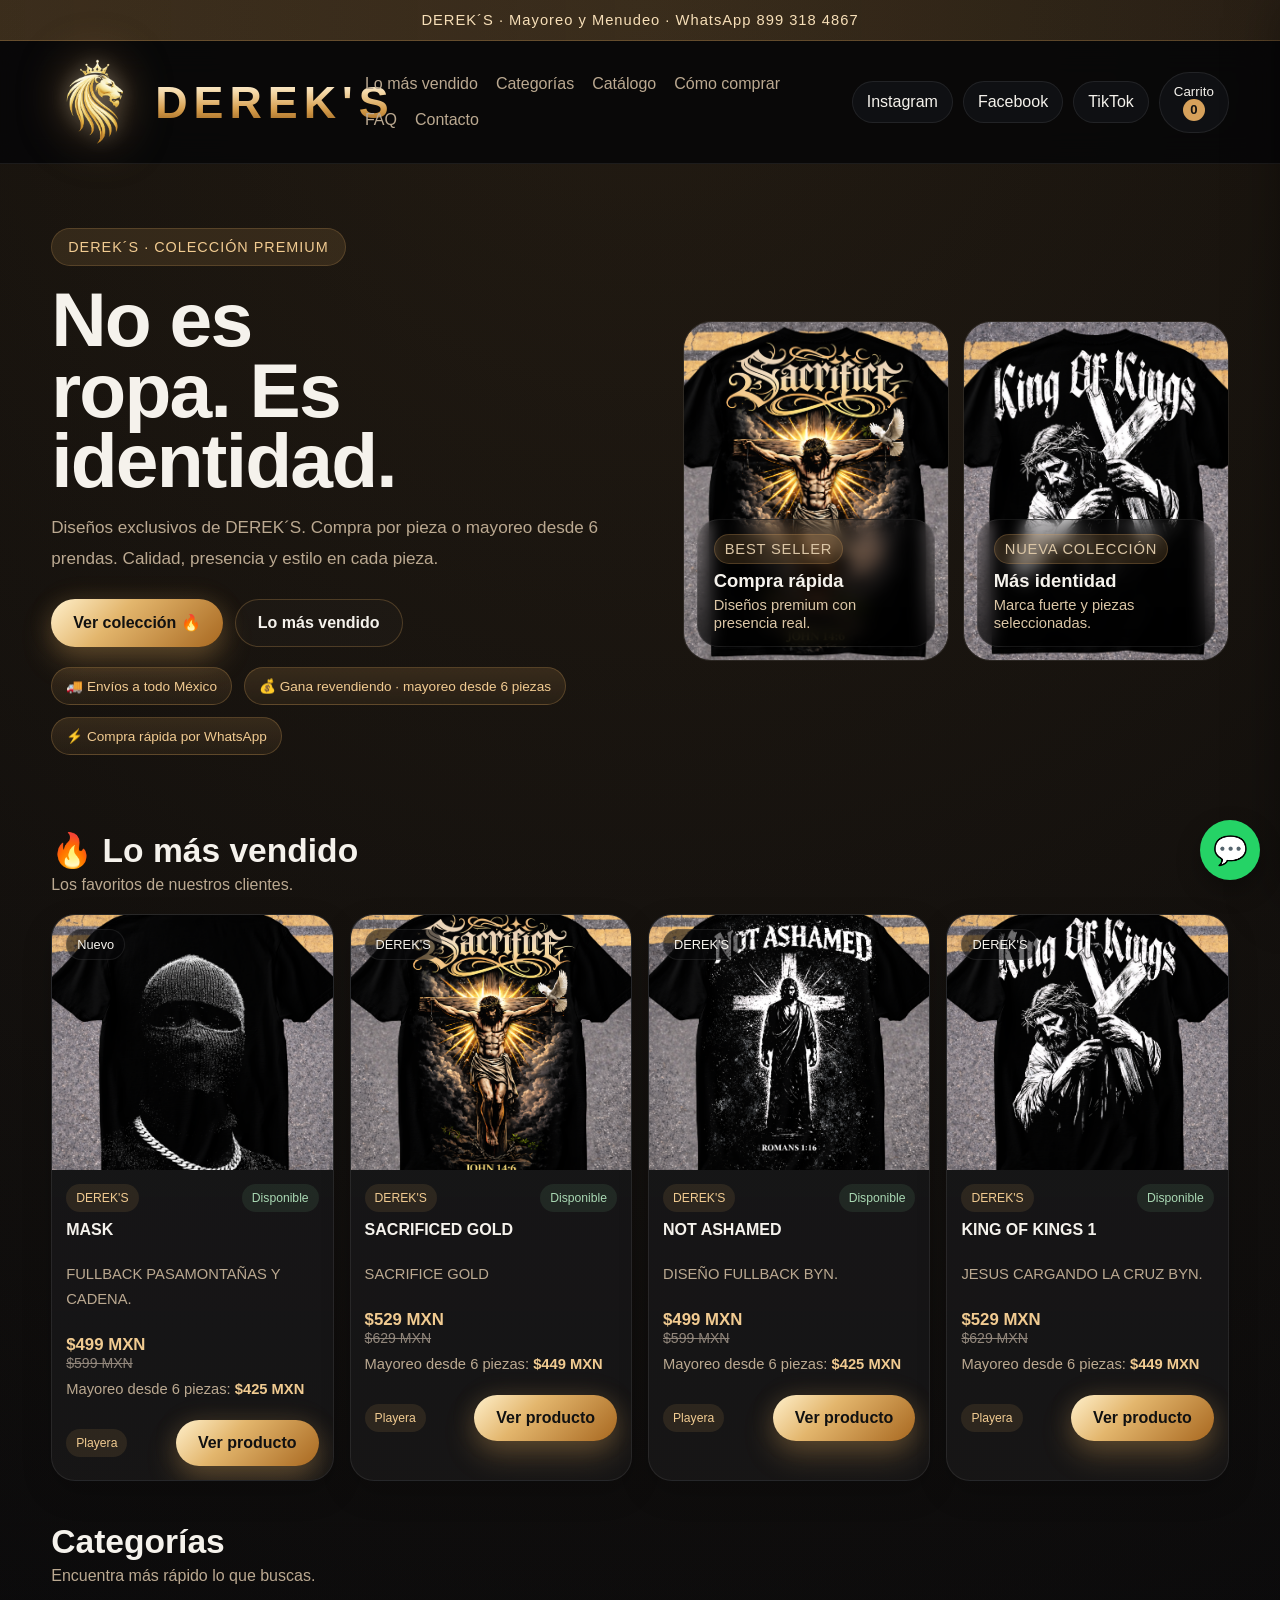
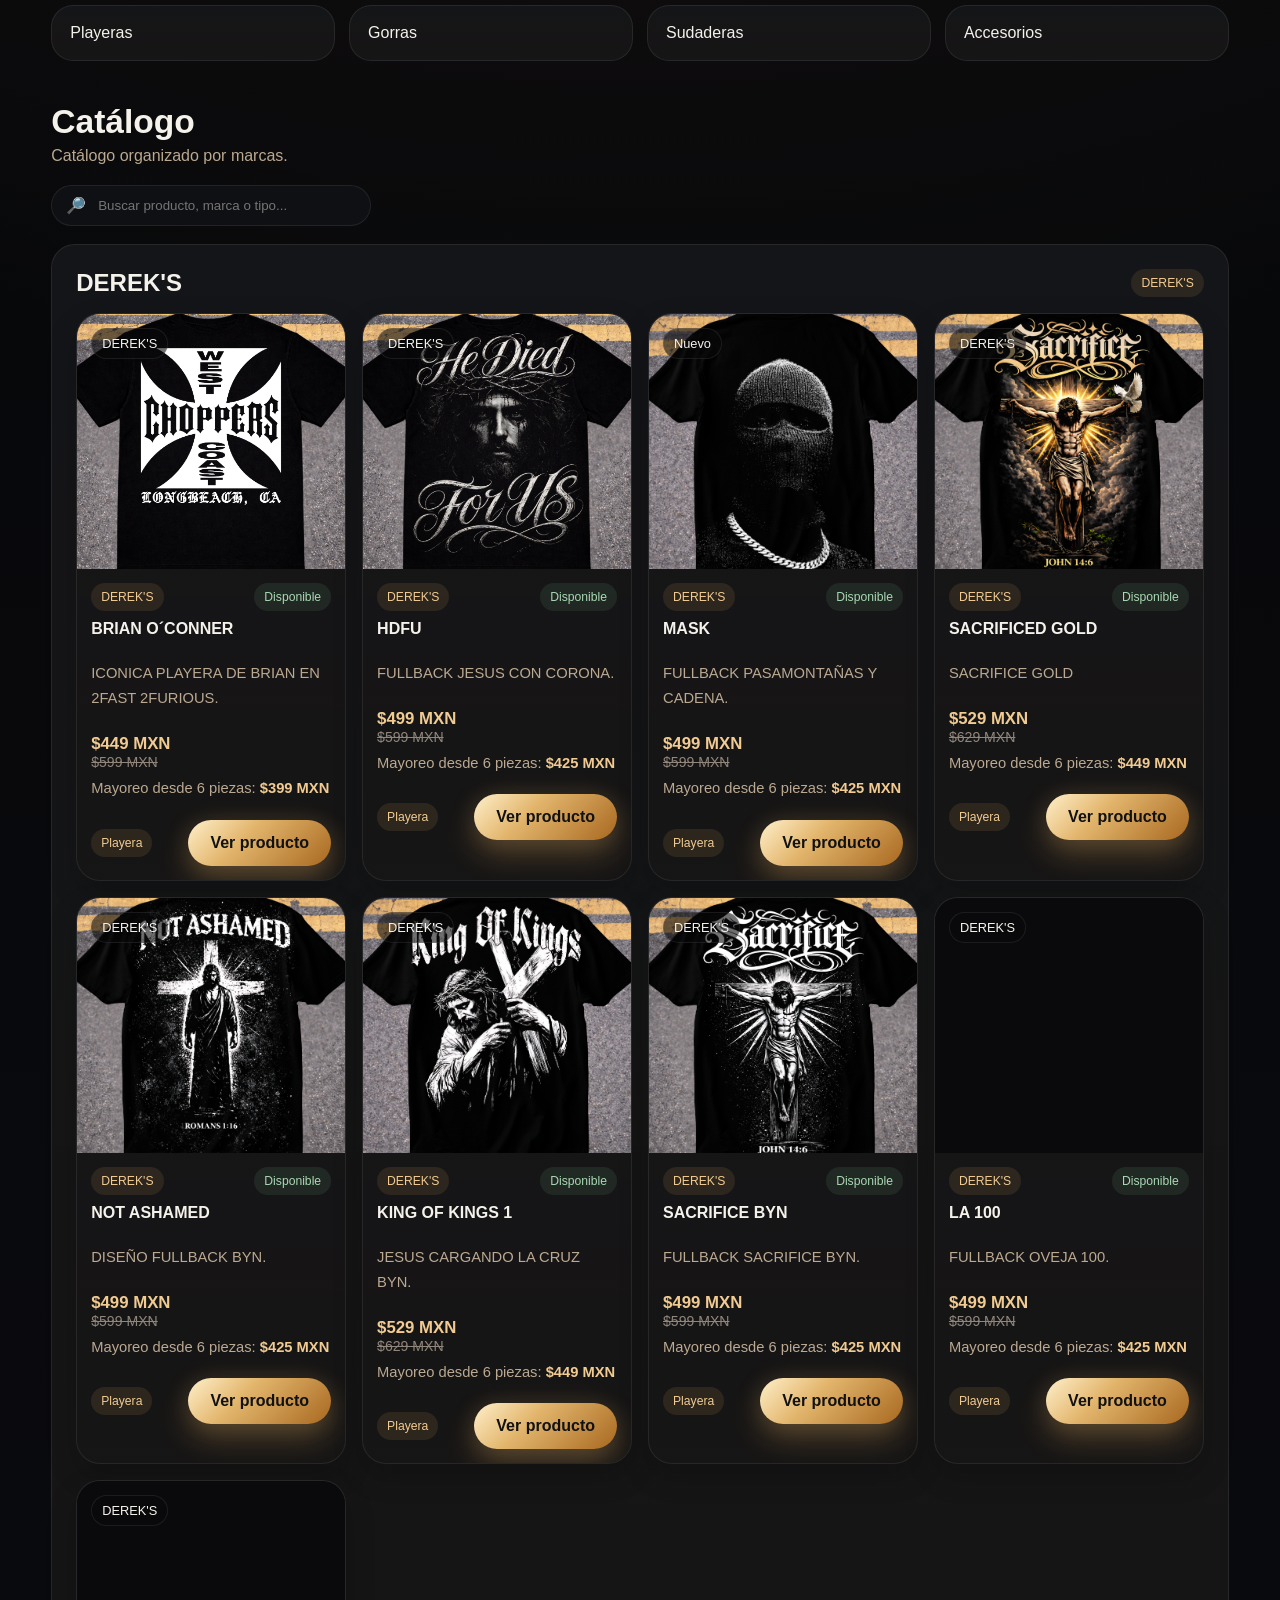
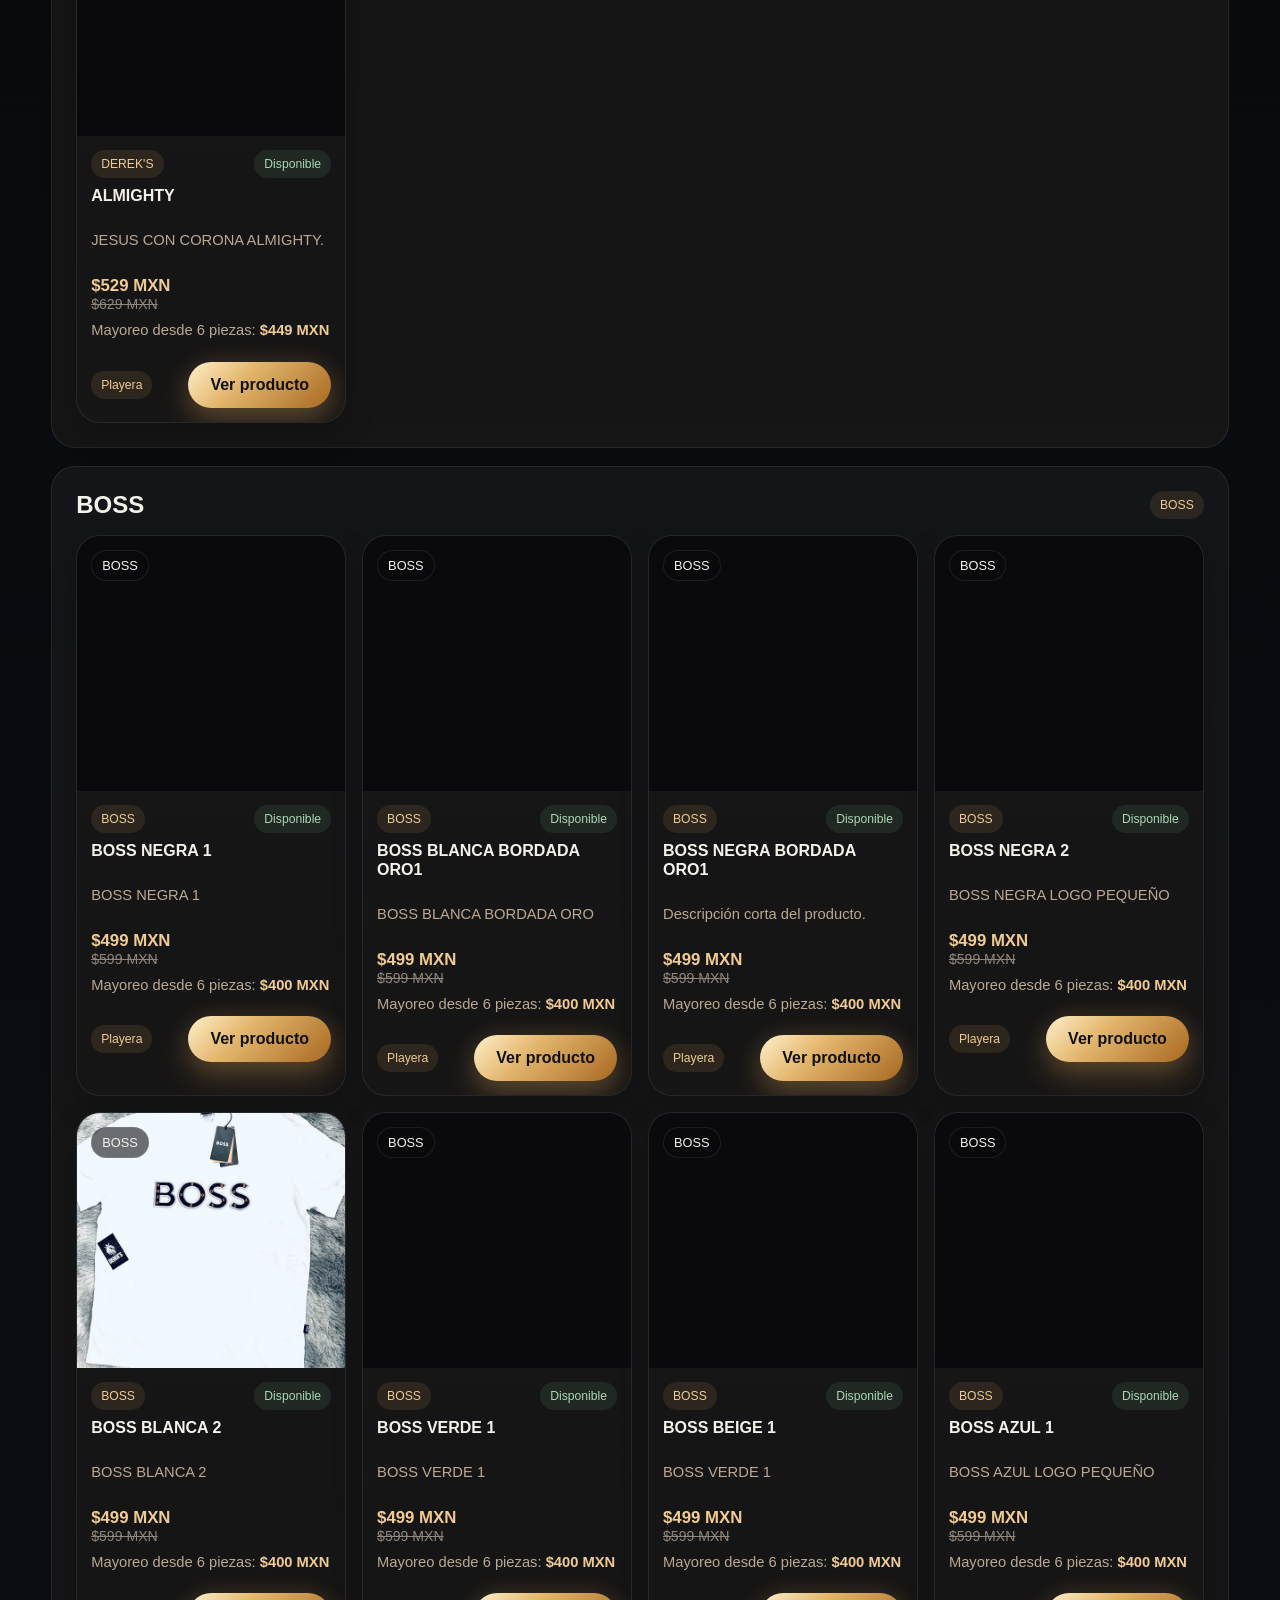
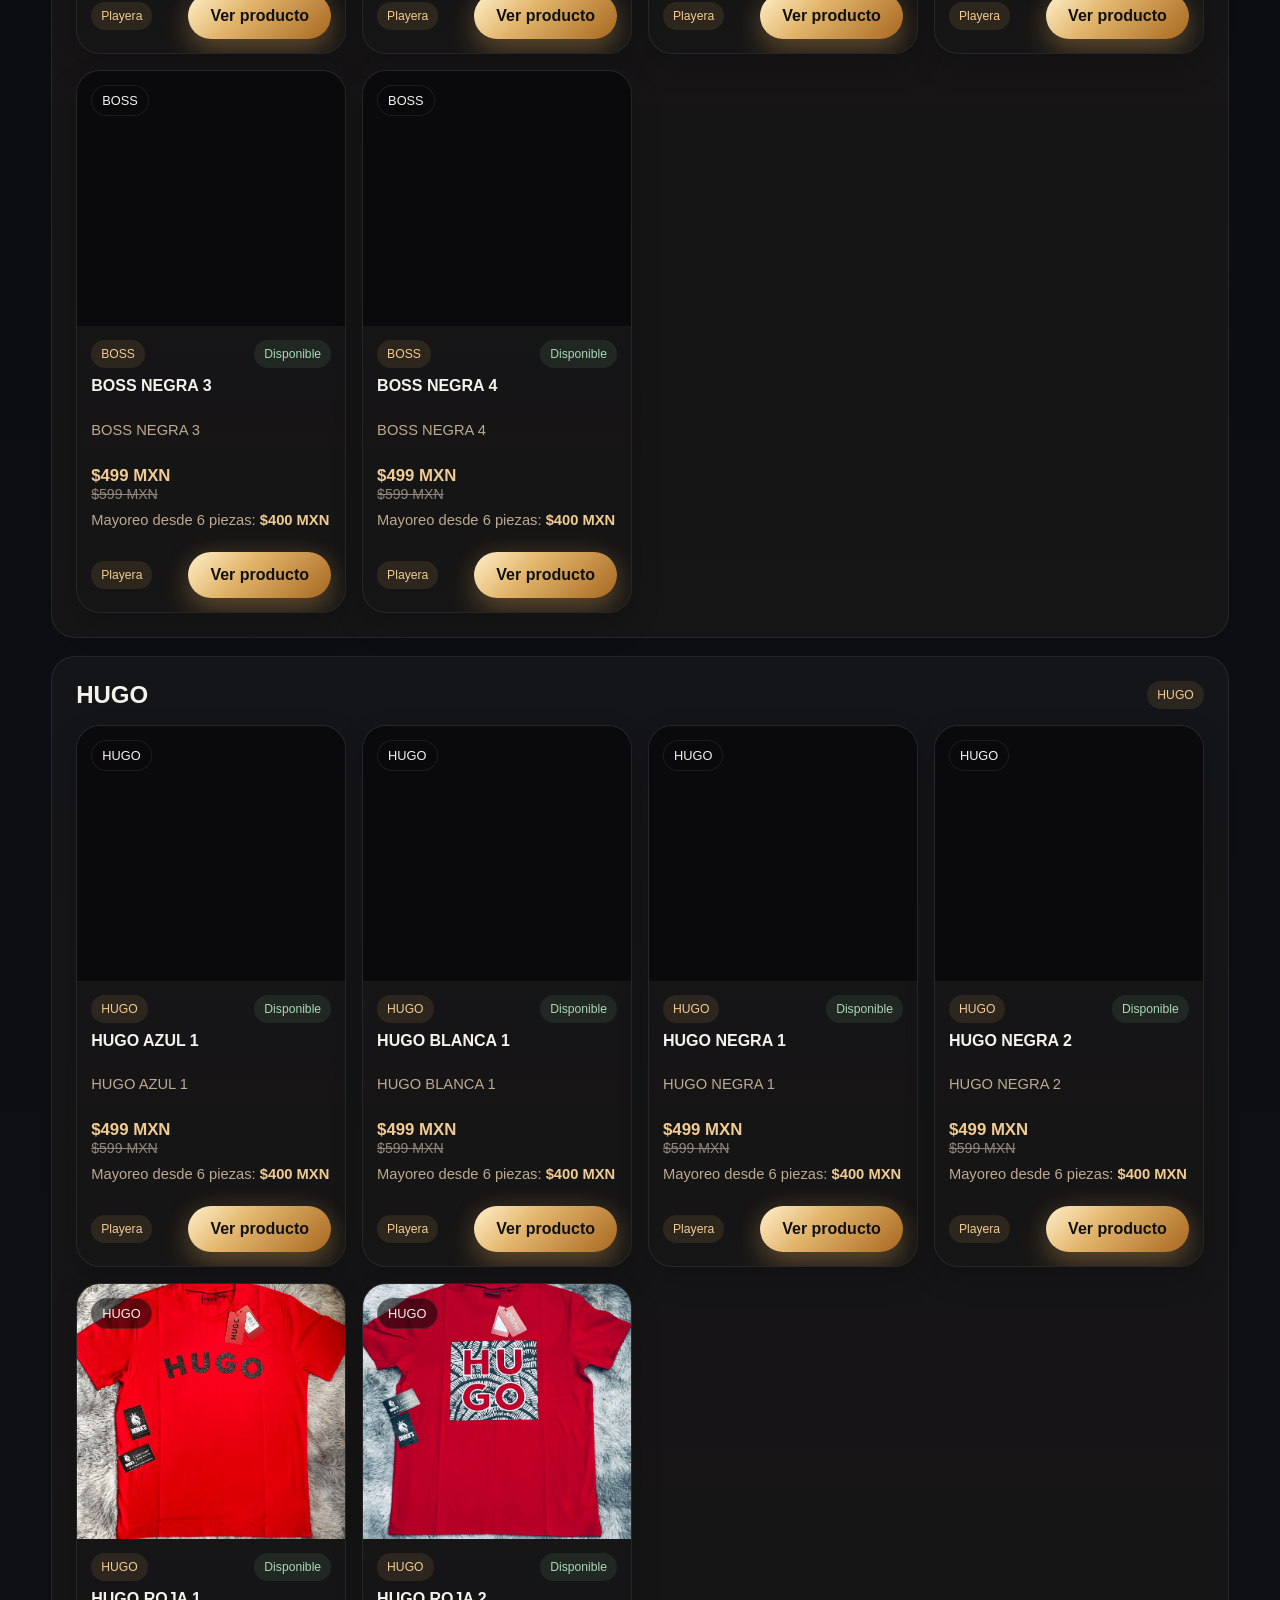
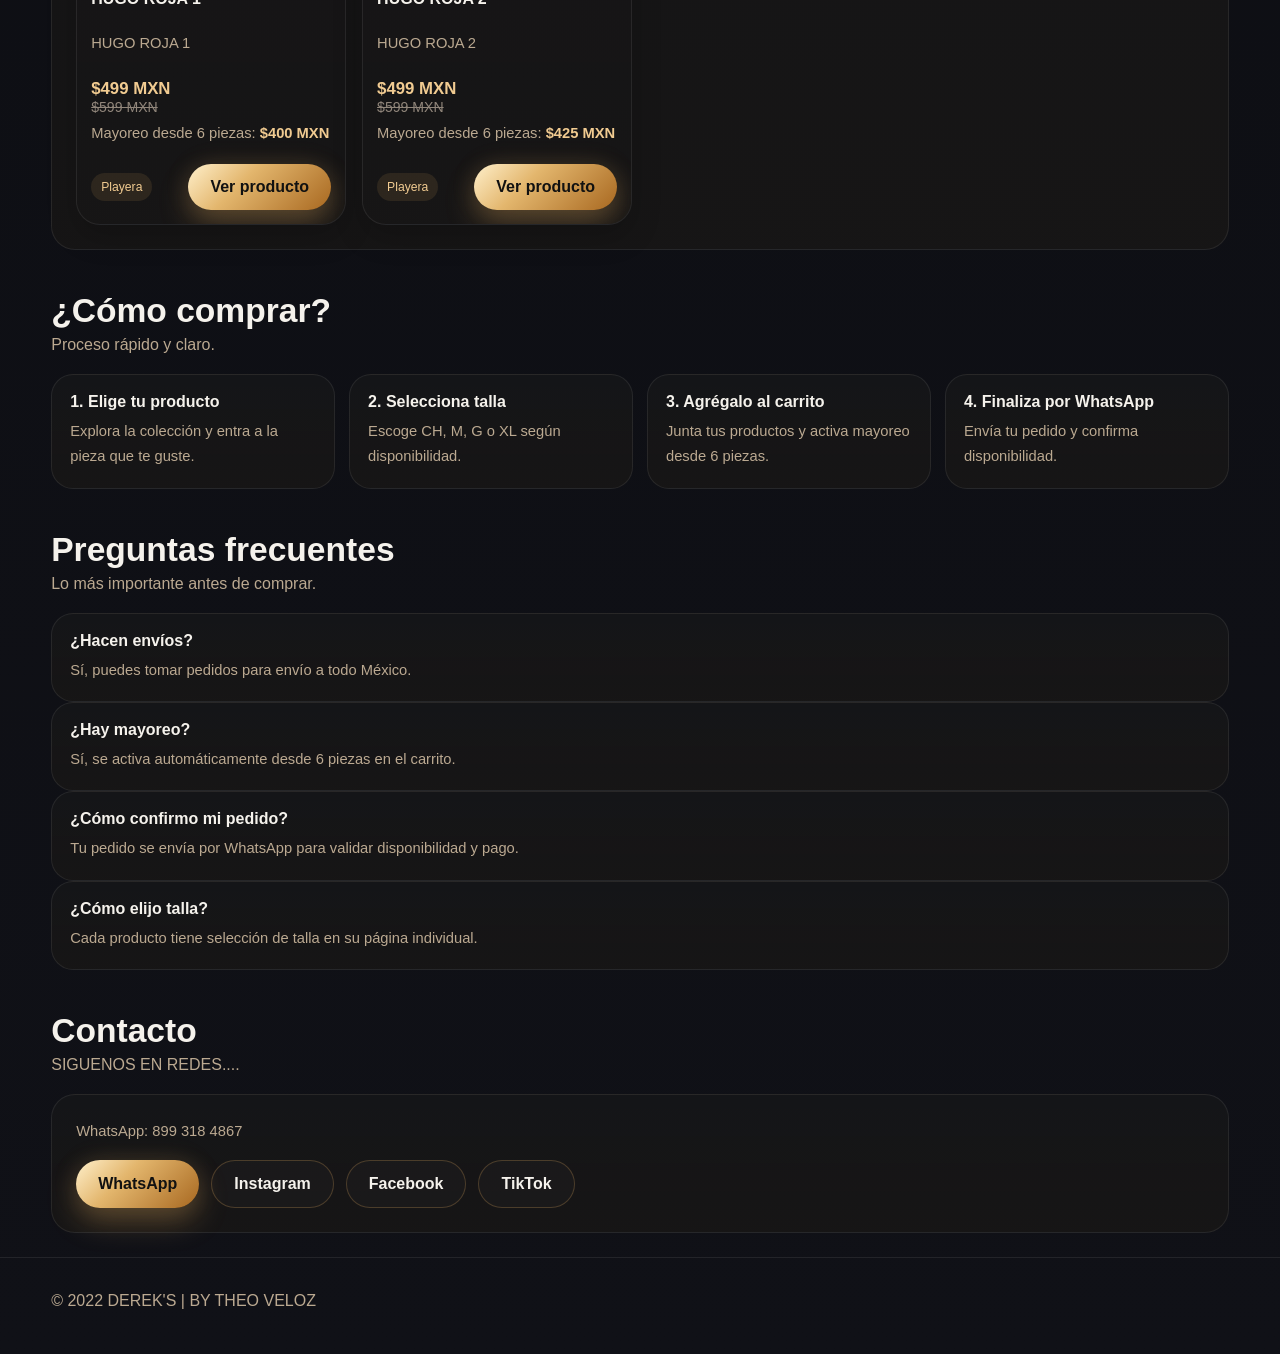
<file: index.html>
<!DOCTYPE html>
<html lang="es">
<head>
<meta charset="UTF-8">
<meta name="viewport" content="width=device-width, initial-scale=1.0">
<title>DEREK'S | MEN'S CLOTHING</title>
<link rel="stylesheet" href="styles.css">
<meta name="theme-color" content="#0a0b0f">

<style id="premium-loader-style">
#premiumLoader{
  position:fixed;
  inset:0;
  z-index:99999;
  display:flex;
  align-items:center;
  justify-content:center;
  background:
    radial-gradient(circle at center, rgba(214,161,91,.12), transparent 30%),
    linear-gradient(180deg,#050506 0%, #0a0b0f 50%, #101117 100%);
  opacity:1;
  visibility:visible;
  transition:opacity .75s ease, visibility .75s ease;
}
#premiumLoader.hide{opacity:0;visibility:hidden}
.loader-inner{text-align:center;transform:translateY(-8px)}
.loader-logo-wrap{
  width:170px;height:170px;margin:0 auto 24px;border-radius:50%;
  display:flex;align-items:center;justify-content:center;
  background:radial-gradient(circle at center, rgba(255,245,220,.06), rgba(214,161,91,.04));
  box-shadow:0 0 0 1px rgba(214,161,91,.16),0 0 40px rgba(214,161,91,.18),0 0 90px rgba(214,161,91,.08);
  animation:logoPulse 2.6s ease-in-out infinite;
}
.loader-logo{
  width:108px;height:108px;object-fit:contain;
  filter:drop-shadow(0 0 10px rgba(255,240,200,.28)) drop-shadow(0 0 24px rgba(214,161,91,.34));
  animation:floatLogo 2.8s ease-in-out infinite;
}
.loader-brand{
  font-size:clamp(2.8rem,5vw,4.8rem);font-weight:900;letter-spacing:8px;margin:0 0 12px;
  background:linear-gradient(180deg,#fffaf1 0%, #f5d9a8 30%, #d39a49 65%, #8f5a18 100%);
  -webkit-background-clip:text;background-clip:text;color:transparent;position:relative;
}
.loader-brand::after{
  content:"";position:absolute;top:0;left:-40%;width:38%;height:100%;
  background:linear-gradient(90deg, transparent, rgba(255,255,255,.6), transparent);
  transform:skewX(-20deg);animation:brandShine 2.2s ease-in-out infinite;
}
.loader-sub{color:#d9c3a2;letter-spacing:3px;font-size:.98rem;margin-bottom:22px}
.loader-line{width:230px;height:3px;margin:0 auto;border-radius:999px;background:rgba(255,255,255,.08);overflow:hidden;position:relative}
.loader-line::after{
  content:"";position:absolute;inset:0;width:42%;
  background:linear-gradient(90deg, transparent, #f1cb91, transparent);
  animation:lineRun 1.5s linear infinite;
}
body.loading{overflow:hidden}
@keyframes logoPulse{
  0%,100%{ transform:scale(1); box-shadow:0 0 0 1px rgba(214,161,91,.16), 0 0 40px rgba(214,161,91,.18), 0 0 90px rgba(214,161,91,.08); }
  50%{ transform:scale(1.03); box-shadow:0 0 0 1px rgba(214,161,91,.22), 0 0 54px rgba(214,161,91,.24), 0 0 120px rgba(214,161,91,.12); }
}
@keyframes floatLogo{0%,100%{transform:translateY(0)}50%{transform:translateY(-6px)}}
@keyframes brandShine{0%{left:-45%}100%{left:120%}}
@keyframes lineRun{0%{transform:translateX(-120%)}100%{transform:translateX(320%)}}
</style>

</head>
<body class="loading">

<div id="premiumLoader">
  <div class="loader-inner">
    <div class="loader-logo-wrap">
      <img class="loader-logo" src="assets/logo.png" alt="DEREK'S">
    </div>
    <div class="loader-brand">DEREK'S</div>
    <div class="loader-sub">·  MEN´S CLOTHING  ·</div>
    <div class="loader-line"></div>
  </div>
</div>

<div class="topbar">DEREK´S · Mayoreo y Menudeo · WhatsApp 899 318 4867</div>
<header><div class="container nav">
<a class="brand" href="index.html"><img src="assets/logo.png" alt="Logo DEREK'S"><div class="brand-name">DEREK'S</div></a>
<nav class="nav-links"><a href="#best-sellers">Lo más vendido</a><a href="#categorias">Categorías</a><a href="#catalogo">Catálogo</a><a href="#como-comprar">Cómo comprar</a><a href="#faq">FAQ</a><a href="#contacto">Contacto</a></nav>
<div class="nav-actions">
      <a class="icon-btn" href="https://www.instagram.com/dereks_mensclothing?igsh=b3JqNTJ2YTMyaWI5&utm_source=qr" target="_blank">Instagram</a>
      <a class="icon-btn" href="https://www.facebook.com/share/18UAruN26Q/?mibextid=wwXIfr" target="_blank">Facebook</a>
      <a class="icon-btn" href="https://www.tiktok.com/@dereks0587?_r=1&_t=ZS-94v1YyiGRBw" target="_blank">TikTok</a>
      <button class="icon-btn" id="openCartBtn">Carrito <span class="badge-count" id="cartCount">0</span></button>
    </div>
</div></header>
<main class="container">
<section class="hero">
<div>
<span class="eyebrow"> DEREK´S · COLECCIÓN PREMIUM</span>
<h1>No es ropa. Es identidad.</h1>
<p>Diseños exclusivos de DEREK´S. Compra por pieza o mayoreo desde 6 prendas. Calidad, presencia y estilo en cada pieza.</p>
<div class="hero-actions"><a href="#catalogo" class="btn btn-primary">Ver colección 🔥</a><a href="#best-sellers" class="btn btn-secondary">Lo más vendido</a></div>
<div class="benefits-strip"><div class="benefit-pill">🚚 Envíos a todo México</div><div class="benefit-pill">💰 Gana revendiendo · mayoreo desde 6 piezas</div><div class="benefit-pill">⚡ Compra rápida por WhatsApp</div></div>
</div>
<div class="hero-grid">
<div class="hero-card-main"><img src="assets/dereks-sacrifice-gold.png" alt=""><div class="hero-card-overlay"><span class="hero-mini">BEST SELLER</span><strong>Compra rápida</strong><span>Diseños premium con presencia real.</span></div></div>
<div class="hero-card-main"><img src="assets/dereks-king-of-kings.png" alt=""><div class="hero-card-overlay"><span class="hero-mini">NUEVA COLECCIÓN</span><strong>Más identidad</strong><span>Marca fuerte y piezas seleccionadas.</span></div></div>
</div>
</section>

<section id="best-sellers"><div class="section-head"><div><h2>🔥 Lo más vendido</h2><p>Los favoritos de nuestros clientes.</p></div></div><div class="product-grid" id="grid-best"></div></section>
<section id="categorias"><div class="section-head"><div><h2>Categorías</h2><p>Encuentra más rápido lo que buscas.</p></div></div><div class="grid-categorias"><div class="categoria-card">Playeras</div><div class="categoria-card">Gorras</div><div class="categoria-card">Sudaderas</div><div class="categoria-card">Accesorios</div></div></section>
<section id="catalogo"><div class="section-head"><div><h2>Catálogo</h2><p>Catálogo organizado por marcas.</p></div></div><div class="toolbar"><label class="search"><span>🔎</span><input id="searchInput" type="text" placeholder="Buscar producto, marca o tipo..."></label></div><div id="brandsContainer"></div></section>
<section id="como-comprar"><div class="section-head"><div><h2>¿Cómo comprar?</h2><p>Proceso rápido y claro.</p></div></div><div class="info-cards"><div class="info-card"><strong>1. Elige tu producto</strong><span class="meta">Explora la colección y entra a la pieza que te guste.</span></div><div class="info-card"><strong>2. Selecciona talla</strong><span class="meta">Escoge CH, M, G o XL según disponibilidad.</span></div><div class="info-card"><strong>3. Agrégalo al carrito</strong><span class="meta">Junta tus productos y activa mayoreo desde 6 piezas.</span></div><div class="info-card"><strong>4. Finaliza por WhatsApp</strong><span class="meta">Envía tu pedido y confirma disponibilidad.</span></div></div></section>
<section id="faq"><div class="section-head"><div><h2>Preguntas frecuentes</h2><p>Lo más importante antes de comprar.</p></div></div><div class="faq-list"><div class="faq-item"><strong>¿Hacen envíos?</strong><span class="meta">Sí, puedes tomar pedidos para envío a todo México.</span></div><div class="faq-item"><strong>¿Hay mayoreo?</strong><span class="meta">Sí, se activa automáticamente desde 6 piezas en el carrito.</span></div><div class="faq-item"><strong>¿Cómo confirmo mi pedido?</strong><span class="meta">Tu pedido se envía por WhatsApp para validar disponibilidad y pago.</span></div><div class="faq-item"><strong>¿Cómo elijo talla?</strong><span class="meta">Cada producto tiene selección de talla en su página individual.</span></div></div></section>
<section id="contacto"><div class="section-head"><div><h2>Contacto</h2><p>SIGUENOS EN REDES....</p></div></div><div class="brand-block"><div class="meta">WhatsApp: 899 318 4867</div><div style="display:flex;gap:12px;flex-wrap:wrap;margin-top:16px;">
<a class="btn btn-primary" href="https://wa.me/528993184867" target="_blank">WhatsApp</a>
<a class="btn btn-secondary" href="https://www.instagram.com/dereks_mensclothing?igsh=b3JqNTJ2YTMyaWI5&utm_source=qr" target="_blank">Instagram</a>
<a class="btn btn-secondary" href="https://www.facebook.com/share/18UAruN26Q/?mibextid=wwXIfr" target="_blank">Facebook</a>
<a class="btn btn-secondary" href="https://www.tiktok.com/@dereks0587?_r=1&_t=ZS-94v1YyiGRBw" target="_blank">TikTok</a>
</div></div></section>
</main>

<div class="overlay" id="overlay"></div>
<aside class="cart-drawer" id="cartDrawer"><div class="cart-head"><div><h3 style="margin:0;">Carrito</h3><div class="meta">Compra multimarca · Mayoreo desde 6 piezas</div></div><button class="icon-btn" id="closeCartBtn">Cerrar</button></div><div class="cart-items" id="cartItems"></div><div class="cart-footer"><div class="row" style="margin-bottom:12px;"><strong>Subtotal</strong><strong id="cartSubtotal">$0 MXN</strong></div><div class="row" style="margin-bottom:16px;"><span class="meta">Productos</span><span class="meta" id="cartSummary">0 artículos</span></div><div style="display:flex;gap:12px;flex-wrap:wrap;"><button class="btn btn-primary" style="width:100%;" id="goCheckoutBtn">Ir a checkout</button><button class="btn btn-secondary" style="width:100%;" id="clearCartBtn">Vaciar carrito</button></div></div></aside>

<footer><div class="container">© 2022 DEREK'S | BY THEO VELOZ</div></footer>

<script src="catalogo_facil.js"></script>
<script>

function money(v){ return '$' + Number(v).toLocaleString('es-MX') + ' MXN'; }
function getCart(){ return JSON.parse(localStorage.getItem('dereks_cart') || '[]'); }
function setCart(cart){ localStorage.setItem('dereks_cart', JSON.stringify(cart)); updateCartCount(); }
function updateCartCount(){
  const count = getCart().reduce((s,i)=>s+(i.qty||0),0);
  const el = document.getElementById('cartCount');
  if(el) el.textContent = count;
}
function openCart(){
  document.getElementById('cartDrawer').classList.add('open');
  document.getElementById('overlay').classList.add('show');
}
function closeCart(){
  document.getElementById('cartDrawer').classList.remove('open');
  document.getElementById('overlay').classList.remove('show');
}
function changeQty(key, delta){
  let cart = getCart();
  const item = cart.find(i => i.key === key);
  if(!item) return;
  item.qty += delta;
  if(item.qty <= 0) cart = cart.filter(i => i.key !== key);
  setCart(cart);
  renderCart();
}
function clearCart(){ setCart([]); renderCart(); }
function renderCart(){
  const cart = getCart();
  const itemsEl = document.getElementById('cartItems');
  const subtotalEl = document.getElementById('cartSubtotal');
  const summaryEl = document.getElementById('cartSummary');
  if(!itemsEl) return;
  const totalItems = cart.reduce((s,i)=>s+i.qty,0);
  const isWholesale = totalItems >= 6;
  const total = cart.reduce((s,i)=>s+i.qty*((isWholesale && i.wholesale_price) ? i.wholesale_price : i.price),0);
  subtotalEl.textContent = money(total);
  summaryEl.textContent = totalItems + ' artículos' + (isWholesale ? ' · Mayoreo activo' : '');
  if(!cart.length){ itemsEl.innerHTML = '<div class="empty">Tu carrito está vacío.</div>'; return; }
  itemsEl.innerHTML = cart.map(item => {
    const unit = (isWholesale && item.wholesale_price) ? item.wholesale_price : item.price;
    return '<div class="cart-item"><div class="cart-thumb"><img loading="lazy" decoding="async" src="' + item.image + '" alt="' + item.name + '"></div><div><strong>' + item.name + '</strong><div class="meta">' + item.brand + (item.size ? ' · Talla ' + item.size : '') + '</div><div class="meta">' + money(unit) + ' c/u</div><div class="qty"><button onclick="changeQty(\'' + item.key + '\', -1)">−</button><span>' + item.qty + '</span><button onclick="changeQty(\'' + item.key + '\', 1)">+</button></div></div><strong>' + money(item.qty*unit) + '</strong></div>';
  }).join('');
}

function flattenCatalogo(){ const all=[]; for (const [brand, items] of Object.entries(CATALOGO)) items.forEach(item => all.push({...item, brand, url:'producto.html?id='+item.id})); return all; }
const PRODUCTS = flattenCatalogo();
let searchTerm = '';
function matchesSearch(p){ const q = searchTerm.toLowerCase(); return !q || [p.name,p.brand,p.type,p.desc].join(' ').toLowerCase().includes(q); }
function renderGrid(id, items){ const el=document.getElementById(id); if(!el) return; el.innerHTML = items.map(product => '<article class="product-card"><div class="product-media" data-badge="'+product.badge+'"><img loading="lazy" decoding="async" src="'+product.image+'" alt="'+product.name+'"></div><div class="product-body"><div class="row"><span class="pill">'+product.brand+'</span><span class="stock '+(product.stock<=2?'low':'ok')+'">'+(product.stock<=2?'Pocas piezas':'Disponible')+'</span></div><h3>'+product.name+'</h3><p class="meta">'+product.desc+'</p><div><div class="price">'+money(product.price)+'</div><div class="old-price">'+money(product.old_price)+'</div><div class="meta" style="margin-top:6px;">Mayoreo desde '+product.wholesale_min_qty+' piezas: <strong style="color:#f1cb91;">'+money(product.wholesale_price)+'</strong></div></div><div class="row" style="margin-top:10px;"><span class="pill">'+product.type+'</span><a class="btn btn-primary" href="'+product.url+'">Ver producto</a></div></div></article>').join(''); }
function renderBrands(){ const container=document.getElementById('brandsContainer'); container.innerHTML = Object.entries(CATALOGO).map(([brand, items]) => { const prepared = items.map(item => ({...item, brand, url:'producto.html?id='+item.id})).filter(matchesSearch); if(!prepared.length) return ''; return '<div class="brand-block"><div class="brand-title"><h3>'+brand+'</h3><span class="pill">'+brand+'</span></div><div class="product-grid">'+prepared.map(product => '<article class="product-card"><div class="product-media" data-badge="'+product.badge+'"><img loading="lazy" decoding="async" src="'+product.image+'" alt="'+product.name+'"></div><div class="product-body"><div class="row"><span class="pill">'+product.brand+'</span><span class="stock '+(product.stock<=2?'low':'ok')+'">'+(product.stock<=2?'Pocas piezas':'Disponible')+'</span></div><h3>'+product.name+'</h3><p class="meta">'+product.desc+'</p><div><div class="price">'+money(product.price)+'</div><div class="old-price">'+money(product.old_price)+'</div><div class="meta" style="margin-top:6px;">Mayoreo desde '+product.wholesale_min_qty+' piezas: <strong style="color:#f1cb91;">'+money(product.wholesale_price)+'</strong></div></div><div class="row" style="margin-top:10px;"><span class="pill">'+product.type+'</span><a class="btn btn-primary" href="'+product.url+'">Ver producto</a></div></div></article>').join('')+'</div></div>'; }).join('') || '<div class="brand-block"><div class="meta">No se encontraron productos.</div></div>'; }
document.addEventListener('DOMContentLoaded', () => {
  document.getElementById('searchInput').addEventListener('input', e => { searchTerm = e.target.value.trim(); renderBrands(); });
  renderGrid('grid-best', PRODUCTS.filter(p => p.featured).slice(0,4));
  renderBrands();
  updateCartCount();
  renderCart();
  document.getElementById('openCartBtn').addEventListener('click', openCart);
  document.getElementById('closeCartBtn').addEventListener('click', closeCart);
  document.getElementById('clearCartBtn').addEventListener('click', clearCart);
  document.getElementById('overlay').addEventListener('click', closeCart);
  document.getElementById('goCheckoutBtn').addEventListener('click', () => window.location.href = 'checkout.html');
});
</script>
<a href="https://wa.me/528993184867?text=Hola,%20vi%20tu%20p%C3%A1gina%20y%20quiero%20informaci%C3%B3n" target="_blank" class="whatsapp-float">💬</a>

<script id="premium-loader-script">
(function(){
  function hideLoader(){
    const loader = document.getElementById('premiumLoader');
    if(!loader) return;
    setTimeout(function(){
      loader.classList.add('hide');
      document.body.classList.remove('loading');
    }, 900);
  }
  if(document.readyState === 'complete'){ hideLoader(); }
  else { window.addEventListener('load', hideLoader); }

  setTimeout(function(){
    const loader = document.getElementById('premiumLoader');
    if(loader){
      loader.classList.add('hide');
      document.body.classList.remove('loading');
    }
  }, 3200);
})();
</script>

</body></html>
</file>
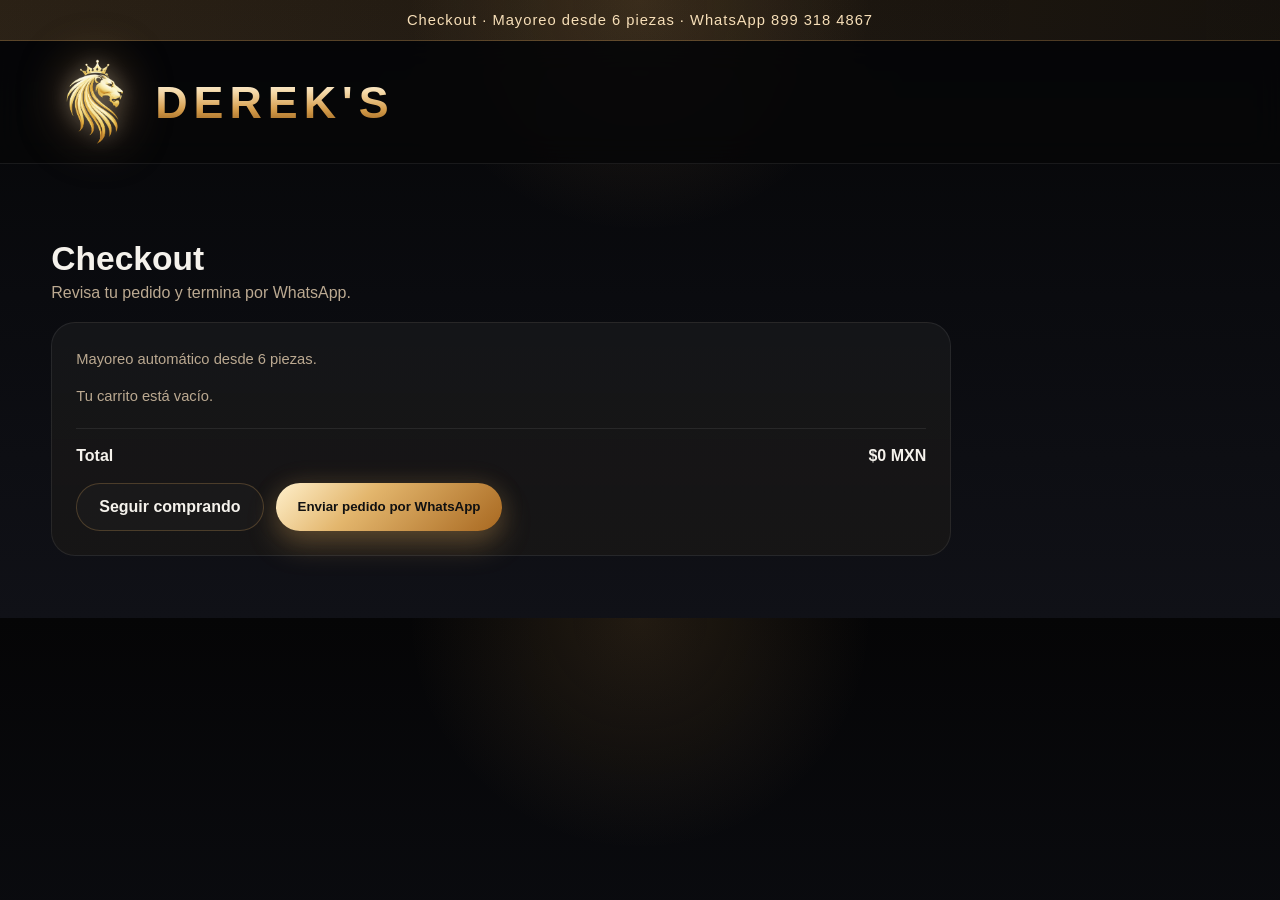
<file: checkout.html>
<!DOCTYPE html>
<html lang="es"><head><meta charset="UTF-8"><meta name="viewport" content="width=device-width, initial-scale=1.0"><title>Checkout | DEREK'S</title><link rel="stylesheet" href="styles.css"></head>
<body><div class="topbar">Checkout · Mayoreo desde 6 piezas · WhatsApp 899 318 4867</div>
<header><div class="container nav"><a class="brand" href="index.html"><img src="assets/logo.png" alt=""><div class="brand-name">DEREK'S</div></a></div></header>
<main class="container" style="padding:34px 0 44px;"><div class="section-head"><div><h2>Checkout</h2><p>Revisa tu pedido y termina por WhatsApp.</p></div></div><div class="brand-block" style="max-width:900px;"><div class="meta" style="margin-bottom:12px;">Mayoreo automático desde 6 piezas.</div><div id="summary"></div><div class="row" style="margin-top:18px;padding-top:18px;border-top:1px solid var(--line);"><strong>Total</strong><strong id="total">$0 MXN</strong></div><div style="display:flex;gap:12px;flex-wrap:wrap;margin-top:18px;"><a class="btn btn-secondary" href="index.html">Seguir comprando</a><button class="btn btn-primary" id="sendOrderBtn">Enviar pedido por WhatsApp</button></div></div></main>
<script>
function money(v){ return '$' + Number(v).toLocaleString('es-MX') + ' MXN'; }
function getCart(){ return JSON.parse(localStorage.getItem('dereks_cart') || '[]'); }
const cart = getCart(); const summary = document.getElementById('summary'); const totalEl = document.getElementById('total');
function renderSummary(){ const totalItems = cart.reduce((s,i)=>s+i.qty,0); const isWholesale = totalItems >= 6; if(!cart.length){ summary.innerHTML = '<div class="meta">Tu carrito está vacío.</div>'; totalEl.textContent = '$0 MXN'; return; } summary.innerHTML = cart.map(item => { const unit = isWholesale && item.wholesale_price ? item.wholesale_price : item.price; return '<div class="cart-item"><div class="cart-thumb"><img src="'+item.image+'" alt="'+item.name+'"></div><div><strong>'+item.name+'</strong><div class="meta">'+item.brand+(item.size ? ' · Talla '+item.size : '')+' · '+(isWholesale ? 'Mayoreo' : 'Menudeo')+'</div><div class="meta">'+money(unit)+' c/u</div></div><strong>'+money(item.qty*unit)+'</strong></div>'; }).join(''); totalEl.textContent = money(cart.reduce((s,i)=>s+i.qty*((isWholesale && i.wholesale_price)?i.wholesale_price:i.price),0)); }
renderSummary();
document.getElementById('sendOrderBtn').addEventListener('click', () => { if(!cart.length){ alert('Tu carrito está vacío.'); return; } const totalItems = cart.reduce((s,i)=>s+i.qty,0); const isWholesale = totalItems >= 6; const lines=['Hola, vi tu página y quiero hacer este pedido de DEREK\'S:','']; cart.forEach(i => { const unit = isWholesale && i.wholesale_price ? i.wholesale_price : i.price; lines.push('• '+i.name+(i.size ? ' - Talla '+i.size : '')+' x'+i.qty+' - '+money(i.qty*unit)); }); lines.push('', 'Tipo de precio: '+(isWholesale ? 'Mayoreo' : 'Menudeo')); lines.push('Total: '+totalEl.textContent); window.open('https://wa.me/528993184867?text='+encodeURIComponent(lines.join('\n')), '_blank'); });
</script></body></html>
</file>
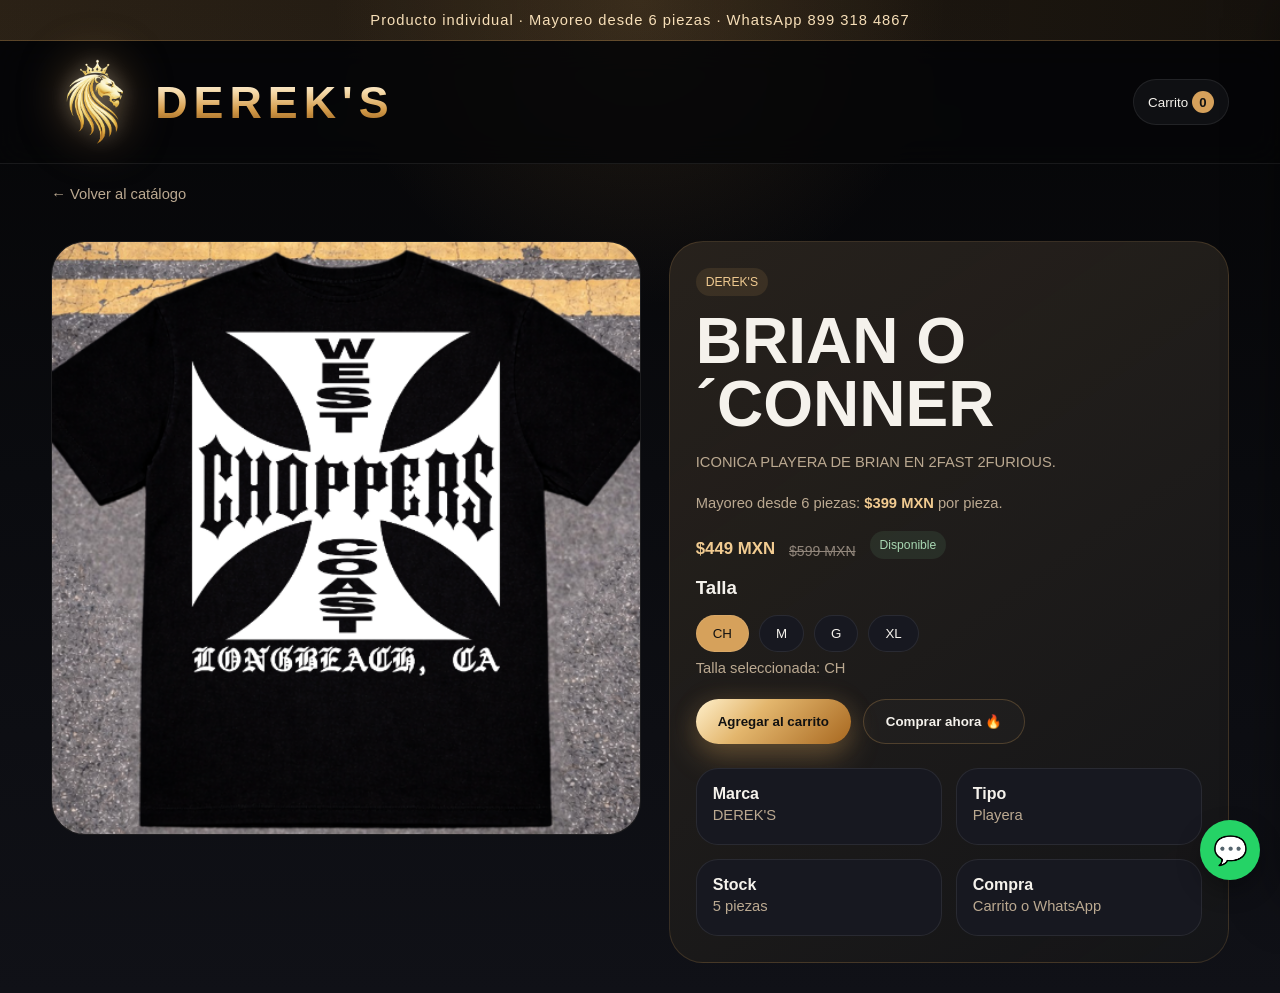
<file: producto.html>
<!DOCTYPE html>
<html lang="es"><head><meta charset="UTF-8"><meta name="viewport" content="width=device-width, initial-scale=1.0"><title>Producto | DEREK'S</title><link rel="stylesheet" href="styles.css"></head><body>
<div class="topbar">Producto individual · Mayoreo desde 6 piezas · WhatsApp 899 318 4867</div>
<header><div class="container nav"><a class="brand" href="index.html"><img src="assets/logo.png" alt=""><div class="brand-name">DEREK'S</div></a><div class="nav-actions"><button class="icon-btn" id="openCartBtn">Carrito <span class="badge-count" id="cartCount">0</span></button></div></div></header>
<main class="container"><a href="index.html" class="meta" style="display:inline-block;margin-top:18px;">← Volver al catálogo</a><section class="product-page"><div class="product-visual"><img id="prodImage" src="" alt=""></div><div class="product-info"><span class="pill" id="prodBrand"></span><h1 id="prodName"></h1><p class="meta" id="prodDesc"></p><p class="meta" id="mayoreoText"></p><div class="price-line"><div class="price" id="prodPrice"></div><div class="old-price" id="prodOldPrice"></div><span class="stock" id="prodStock"></span></div><h3 style="margin:18px 0 10px;">Talla</h3><div class="sizes" id="sizes"></div><div class="meta" id="prodSizes" style="margin-top:-6px;"></div><div style="display:flex;gap:12px;flex-wrap:wrap;margin-top:18px;"><button class="btn btn-primary" id="addToCartBtn">Agregar al carrito</button><button class="btn btn-secondary" id="buyWhatsBtn">Comprar ahora 🔥</button></div><div class="info-grid"><div class="info-box"><strong>Marca</strong><div class="meta" id="infoBrand"></div></div><div class="info-box"><strong>Tipo</strong><div class="meta" id="infoType"></div></div><div class="info-box"><strong>Stock</strong><div class="meta" id="infoStock"></div></div><div class="info-box"><strong>Compra</strong><div class="meta">Carrito o WhatsApp</div></div></div></div></section></main>
<div class="overlay" id="overlay"></div><aside class="cart-drawer" id="cartDrawer"><div class="cart-head"><div><h3 style="margin:0;">Carrito</h3><div class="meta">Compra multimarca · Mayoreo desde 6 piezas</div></div><button class="icon-btn" id="closeCartBtn">Cerrar</button></div><div class="cart-items" id="cartItems"></div><div class="cart-footer"><div class="row" style="margin-bottom:12px;"><strong>Subtotal</strong><strong id="cartSubtotal">$0 MXN</strong></div><div class="row" style="margin-bottom:16px;"><span class="meta">Productos</span><span class="meta" id="cartSummary">0 artículos</span></div><div style="display:flex;gap:12px;flex-wrap:wrap;"><button class="btn btn-primary" style="width:100%;" id="goCheckoutBtn">Ir a checkout</button><button class="btn btn-secondary" style="width:100%;" id="clearCartBtn">Vaciar carrito</button></div></div></aside>
<script src="catalogo_facil.js"></script><script>

function money(v){ return '$' + Number(v).toLocaleString('es-MX') + ' MXN'; }
function getCart(){ return JSON.parse(localStorage.getItem('dereks_cart') || '[]'); }
function setCart(cart){ localStorage.setItem('dereks_cart', JSON.stringify(cart)); updateCartCount(); }
function updateCartCount(){
  const count = getCart().reduce((s,i)=>s+(i.qty||0),0);
  const el = document.getElementById('cartCount');
  if(el) el.textContent = count;
}
function openCart(){
  document.getElementById('cartDrawer').classList.add('open');
  document.getElementById('overlay').classList.add('show');
}
function closeCart(){
  document.getElementById('cartDrawer').classList.remove('open');
  document.getElementById('overlay').classList.remove('show');
}
function changeQty(key, delta){
  let cart = getCart();
  const item = cart.find(i => i.key === key);
  if(!item) return;
  item.qty += delta;
  if(item.qty <= 0) cart = cart.filter(i => i.key !== key);
  setCart(cart);
  renderCart();
}
function clearCart(){ setCart([]); renderCart(); }
function renderCart(){
  const cart = getCart();
  const itemsEl = document.getElementById('cartItems');
  const subtotalEl = document.getElementById('cartSubtotal');
  const summaryEl = document.getElementById('cartSummary');
  if(!itemsEl) return;
  const totalItems = cart.reduce((s,i)=>s+i.qty,0);
  const isWholesale = totalItems >= 6;
  const total = cart.reduce((s,i)=>s+i.qty*((isWholesale && i.wholesale_price) ? i.wholesale_price : i.price),0);
  subtotalEl.textContent = money(total);
  summaryEl.textContent = totalItems + ' artículos' + (isWholesale ? ' · Mayoreo activo' : '');
  if(!cart.length){ itemsEl.innerHTML = '<div class="empty">Tu carrito está vacío.</div>'; return; }
  itemsEl.innerHTML = cart.map(item => {
    const unit = (isWholesale && item.wholesale_price) ? item.wholesale_price : item.price;
    return '<div class="cart-item"><div class="cart-thumb"><img loading="lazy" decoding="async" src="' + item.image + '" alt="' + item.name + '"></div><div><strong>' + item.name + '</strong><div class="meta">' + item.brand + (item.size ? ' · Talla ' + item.size : '') + '</div><div class="meta">' + money(unit) + ' c/u</div><div class="qty"><button onclick="changeQty(\'' + item.key + '\', -1)">−</button><span>' + item.qty + '</span><button onclick="changeQty(\'' + item.key + '\', 1)">+</button></div></div><strong>' + money(item.qty*unit) + '</strong></div>';
  }).join('');
}

const all=[]; for (const [brand, items] of Object.entries(CATALOGO)) items.forEach(item => all.push({...item, brand}));
const id = new URLSearchParams(window.location.search).get('id');
const p = all.find(x => x.id === id) || all[0];
document.title = p.name + ' | ' + p.brand;
document.getElementById('prodImage').src = p.image;
document.getElementById('prodBrand').textContent = p.brand;
document.getElementById('prodName').textContent = p.name;
document.getElementById('prodDesc').textContent = p.desc;
document.getElementById('mayoreoText').innerHTML = 'Mayoreo desde ' + p.wholesale_min_qty + ' piezas: <strong style="color:#f1cb91;">' + money(p.wholesale_price) + '</strong> por pieza.';
document.getElementById('prodPrice').textContent = money(p.price);
document.getElementById('prodOldPrice').textContent = money(p.old_price);
document.getElementById('prodStock').textContent = p.stock <= 2 ? 'Pocas piezas' : 'Disponible';
document.getElementById('prodStock').classList.add(p.stock <= 2 ? 'low' : 'ok');
document.getElementById('infoBrand').textContent = p.brand;
document.getElementById('infoType').textContent = p.type;
document.getElementById('infoStock').textContent = p.stock + ' piezas';
const sizes = document.getElementById('sizes');
sizes.innerHTML = p.sizes.map((s,i) => '<button class="size-btn'+(i===0?' active':'')+'" type="button" data-size="'+s+'">'+s+'</button>').join('');
let selectedSize = p.sizes[0];
document.getElementById('prodSizes').textContent = 'Talla seleccionada: ' + selectedSize;
document.querySelectorAll('.size-btn').forEach(btn => btn.addEventListener('click', () => { document.querySelectorAll('.size-btn').forEach(b => b.classList.remove('active')); btn.classList.add('active'); selectedSize = btn.dataset.size; document.getElementById('prodSizes').textContent = 'Talla seleccionada: ' + selectedSize; }));
document.getElementById('addToCartBtn').addEventListener('click', () => addToCartFromData(p, selectedSize));
document.getElementById('buyWhatsBtn').addEventListener('click', () => { const msg = ["Hola, vi tu página y quiero este producto de DEREK'S:","","• "+p.name+" - Talla "+selectedSize,"Precio: "+money(p.price),"Mayoreo desde "+p.wholesale_min_qty+" piezas: "+money(p.wholesale_price),"","¿Está disponible?"].join("\n"); window.open('https://wa.me/528993184867?text=' + encodeURIComponent(msg), '_blank'); });
updateCartCount(); renderCart();
document.getElementById('openCartBtn').addEventListener('click', openCart);
document.getElementById('closeCartBtn').addEventListener('click', closeCart);
document.getElementById('clearCartBtn').addEventListener('click', clearCart);
document.getElementById('overlay').addEventListener('click', closeCart);
document.getElementById('goCheckoutBtn').addEventListener('click', () => window.location.href = 'checkout.html');
</script><a href="https://wa.me/528993184867?text=Hola,%20vi%20tu%20p%C3%A1gina%20y%20quiero%20informaci%C3%B3n" target="_blank" class="whatsapp-float">💬</a>
</body></html>
</file>
<file: styles.css>
:root{
  --bg:#050506; --panel:#0f1013; --panel2:#171820; --panel3:#1d1f25;
  --text:#f5f2ec; --muted:#bba991; --gold:#d6a15b; --gold2:#f1cb91; --line:rgba(255,255,255,.08);
}
*{box-sizing:border-box} html{scroll-behavior:smooth}
body{margin:0;font-family:Inter,Arial,sans-serif;color:var(--text);background:radial-gradient(circle at top center, rgba(214,161,91,.14), transparent 26%),linear-gradient(180deg,#050506 0%, #0a0b0f 48%, #101117 100%)}
a{text-decoration:none;color:inherit} img{display:block;max-width:100%}
.container{width:min(1320px,92%);margin:0 auto}
.topbar{text-align:center;padding:12px 16px;font-size:.92rem;letter-spacing:1px;color:#f7dfb8;background:linear-gradient(90deg, rgba(214,161,91,.18), rgba(214,161,91,.08));border-bottom:1px solid rgba(214,161,91,.28)}
header{position:sticky;top:0;z-index:50;background:rgba(6,6,7,.86);backdrop-filter:blur(16px);border-bottom:1px solid var(--line)}
.nav{display:flex;align-items:center;justify-content:space-between;gap:22px;padding:16px 0}
.brand{display:flex;align-items:center;gap:14px}.brand img{width:90px;height:90px;object-fit:contain;filter:drop-shadow(0 0 10px rgba(255,255,255,.28)) drop-shadow(0 0 24px rgba(214,161,91,.56))}
.brand-name{font-size:2.8rem;font-weight:900;letter-spacing:6px;background:linear-gradient(180deg,#fffaf1 0%, #f5d9a8 30%, #d39a49 65%, #8f5a18 100%);-webkit-background-clip:text;background-clip:text;color:transparent}
.nav-links{display:flex;gap:18px;flex-wrap:wrap;color:var(--muted)} .nav-links a:hover{color:var(--gold2)}
.nav-actions{display:flex;gap:10px;align-items:center}
.btn,.icon-btn,.size-btn{border:none;border-radius:999px;cursor:pointer;transition:.2s ease}.btn:hover,.icon-btn:hover,.size-btn:hover{transform:translateY(-1px)}
.btn{padding:14px 22px;display:inline-flex;align-items:center;justify-content:center;gap:8px;font-weight:800}
.btn-primary{color:#111;background:linear-gradient(135deg,#fff0cb 0%,#e3b66d 38%,#a86820 100%);box-shadow:0 14px 30px rgba(214,161,91,.30),0 0 26px rgba(214,161,91,.14)}
.btn-secondary{background:rgba(255,255,255,.02);color:var(--text);border:1px solid rgba(214,161,91,.26)}
.icon-btn{padding:11px 14px;background:var(--panel);color:var(--text);border:1px solid var(--line)}
.badge-count{min-width:22px;height:22px;padding:0 6px;border-radius:999px;background:var(--gold);color:#111;display:inline-grid;place-items:center;font-size:.82rem;font-weight:900}
.hero{display:grid;grid-template-columns:1.05fr .95fr;gap:28px;align-items:center;padding:64px 0 34px}
.eyebrow{display:inline-flex;align-items:center;gap:10px;padding:10px 16px;border-radius:999px;background:rgba(214,161,91,.14);border:1px solid rgba(214,161,91,.22);color:var(--gold2);font-size:.9rem;letter-spacing:1px}
.hero h1{font-size:clamp(3.2rem,6vw,6.2rem);line-height:.92;margin:18px 0 14px;letter-spacing:-1.8px;max-width:9ch}
.hero p{max-width:60ch;color:var(--muted);line-height:1.8;font-size:1.07rem}
.hero-actions,.benefits-strip{display:flex;gap:12px;flex-wrap:wrap}.hero-actions{margin-top:24px}.benefits-strip{margin-top:20px}
.benefit-pill{padding:10px 14px;border-radius:999px;background:linear-gradient(180deg, rgba(214,161,91,.16), rgba(214,161,91,.08));border:1px solid rgba(214,161,91,.26);color:var(--gold2);font-size:.85rem}
.hero-grid{display:grid;grid-template-columns:1fr 1fr;gap:14px}
.hero-card-main{position:relative}.hero-card-main img{width:100%;height:340px;object-fit:cover;border-radius:28px;border:1px solid var(--line)}
.hero-card-overlay{position:absolute;left:14px;right:14px;bottom:14px;padding:14px 16px;border-radius:22px;background:linear-gradient(180deg,rgba(0,0,0,.12),rgba(0,0,0,.68));backdrop-filter:blur(8px);border:1px solid rgba(255,255,255,.08)}
.hero-card-overlay strong{display:block;font-size:1.15rem;margin-bottom:4px}.hero-card-overlay span{color:#dbc6a6;font-size:.92rem}
.hero-mini{display:inline-flex;width:max-content;padding:6px 10px;border-radius:999px;background:rgba(214,161,91,.16);border:1px solid rgba(214,161,91,.24);color:#f3d6a4;font-size:.76rem;letter-spacing:.8px;margin-bottom:6px}
.section-head{display:flex;justify-content:space-between;align-items:end;gap:16px;flex-wrap:wrap;margin:42px 0 20px}.section-head h2{margin:0 0 6px;font-size:2.1rem}.section-head p{margin:0;color:var(--muted)}
.grid-categorias,.info-cards{display:grid;grid-template-columns:repeat(4,1fr);gap:14px}
.categoria-card,.info-card,.faq-item{padding:18px;border-radius:22px;background:linear-gradient(180deg,rgba(255,255,255,.02),rgba(214,161,91,.04)),var(--panel);border:1px solid var(--line)}
.info-card strong,.faq-item strong{display:block;margin-bottom:8px}
.brand-block{padding:24px;border-radius:24px;background:linear-gradient(180deg,rgba(255,255,255,.02),rgba(214,161,91,.04)),var(--panel);border:1px solid var(--line);margin-bottom:18px}
.brand-title{display:flex;align-items:center;justify-content:space-between;gap:12px;flex-wrap:wrap;margin-bottom:16px}.brand-title h3{margin:0;font-size:1.5rem}
.toolbar{display:flex;justify-content:space-between;align-items:center;gap:16px;flex-wrap:wrap;margin-bottom:18px}
.search{display:flex;align-items:center;gap:10px;padding:10px 14px;border-radius:999px;background:var(--panel);border:1px solid var(--line);min-width:320px}.search input{background:transparent;border:none;outline:none;color:var(--text);width:100%}
.product-grid{display:grid;grid-template-columns:repeat(4,1fr);gap:16px}
.product-card{overflow:hidden;display:flex;flex-direction:column;background:linear-gradient(180deg,rgba(255,255,255,.02),rgba(214,161,91,.04)),var(--panel);border:1px solid var(--line);border-radius:24px;box-shadow:0 12px 30px rgba(0,0,0,.18)}
.product-media{position:relative;aspect-ratio:1/1.08;max-height:255px;overflow:hidden;background:#0a0a0d}
.product-media img{width:100%;height:100%;object-fit:cover;object-position:center;transition:transform .35s ease}.product-card:hover .product-media img{transform:scale(1.04)}
.product-media::after{content:attr(data-badge);position:absolute;top:14px;left:14px;padding:7px 10px;border-radius:999px;font-size:.8rem;background:rgba(10,10,12,.58);border:1px solid rgba(255,255,255,.08)}
.product-body{padding:14px;display:flex;flex-direction:column;gap:8px;flex:1}.product-body h3{margin:0;font-size:1rem;line-height:1.2}
.row{display:flex;justify-content:space-between;align-items:center;gap:10px}
.price{font-size:1.05rem;font-weight:900;color:var(--gold2)} .old-price{text-decoration:line-through;color:#91867b;font-size:.88rem}
.stock,.pill{display:inline-block;padding:7px 10px;border-radius:999px;font-size:.76rem}.stock.ok{background:rgba(117,180,132,.12);color:#a9d8b3}.stock.low{background:rgba(217,107,107,.12);color:#f2b1b1}.pill{background:rgba(214,161,91,.12);color:var(--gold2)}
.meta{color:var(--muted);line-height:1.72;font-size:.92rem}
.product-page{display:grid;grid-template-columns:1fr .95fr;gap:28px;align-items:start;padding:34px 0 30px}
.product-visual{overflow:hidden;border-radius:34px;border:1px solid var(--line);background:#09090b}.product-visual img{width:100%;height:100%;max-height:760px;object-fit:cover}
.product-info{padding:26px;border-radius:34px;background:linear-gradient(145deg,rgba(214,161,91,.12),rgba(255,255,255,.02)),var(--panel);border:1px solid rgba(214,161,91,.18)}.product-info h1{font-size:clamp(2.2rem,5vw,4rem);line-height:.98;margin:14px 0}
.price-line{display:flex;align-items:end;gap:14px;flex-wrap:wrap;margin:14px 0 18px}
.sizes{display:flex;gap:10px;flex-wrap:wrap;margin:16px 0 10px}.size-btn{padding:10px 16px;background:var(--panel2);color:var(--text);border:1px solid var(--line)}.size-btn.active{background:var(--gold);color:#111}
.info-grid{display:grid;grid-template-columns:1fr 1fr;gap:14px;margin-top:24px}.info-box{padding:16px;border-radius:22px;background:var(--panel2);border:1px solid var(--line)}
.cart-drawer{position:fixed;top:0;right:-450px;width:min(430px,100%);height:100vh;z-index:70;background:#0f0f13;border-left:1px solid var(--line);transition:right .28s ease;display:flex;flex-direction:column;box-shadow:-20px 0 50px rgba(0,0,0,.35)}.cart-drawer.open{right:0}
.overlay{position:fixed;inset:0;background:rgba(0,0,0,.56);opacity:0;pointer-events:none;transition:.22s ease;z-index:60}.overlay.show{opacity:1;pointer-events:auto}
.cart-head,.cart-footer{padding:20px;border-bottom:1px solid var(--line)}.cart-footer{border-top:1px solid var(--line);border-bottom:none;margin-top:auto}
.cart-items{padding:12px 20px;display:grid;gap:14px;overflow:auto}.cart-item{display:grid;grid-template-columns:72px 1fr auto;gap:12px;align-items:center;padding:12px;background:var(--panel);border:1px solid var(--line);border-radius:22px}
.cart-thumb{width:72px;height:90px;border-radius:16px;overflow:hidden;background:#000}.cart-thumb img{width:100%;height:100%;object-fit:cover}
.qty{display:flex;align-items:center;gap:8px;margin-top:8px}.qty button{width:28px;height:28px;border-radius:50%;border:none;cursor:pointer;background:var(--panel3);color:var(--text)}
.empty{color:var(--muted);text-align:center;padding:24px 10px}
footer{padding:34px 0 44px;border-top:1px solid var(--line);margin-top:24px;color:#bba991}
@media (max-width:1180px){.product-grid,.grid-categorias,.info-cards{grid-template-columns:repeat(2,1fr)}}
@media (max-width:900px){.hero,.hero-grid,.product-page{grid-template-columns:1fr}.product-grid{grid-template-columns:repeat(2,1fr);gap:14px}.hero-card-main img{height:260px}.nav-links{display:none}.search{min-width:100%}.info-grid{grid-template-columns:1fr 1fr}}
@media (max-width:580px){.hero{padding:28px 0 14px}.hero h1{max-width:none}.hero-card-main img{height:220px}.product-grid,.grid-categorias,.info-cards,.info-grid{grid-template-columns:1fr}.product-media{max-height:220px;aspect-ratio:1/1}.product-body{padding:12px}.categoria-card{padding:16px}.brand img{width:64px;height:64px}.brand-name{font-size:1.7rem;letter-spacing:3px}.btn,.icon-btn{min-height:46px}.topbar{font-size:.82rem;padding:10px 12px}.container{width:min(94%,1320px)}.cart-item{grid-template-columns:1fr}.cart-thumb{width:100%;height:140px}}

.whatsapp-float{
  position:fixed;
  bottom:20px;
  right:20px;
  width:60px;
  height:60px;
  border-radius:50%;
  background:#25D366;
  display:flex;
  align-items:center;
  justify-content:center;
  font-size:28px;
  color:white;
  box-shadow:0 10px 25px rgba(0,0,0,.3);
  z-index:999;
}
.whatsapp-float:hover{transform:scale(1.08)}
@media (max-width:580px){
  .whatsapp-float{width:56px;height:56px;bottom:16px;right:16px}
}
</file>
